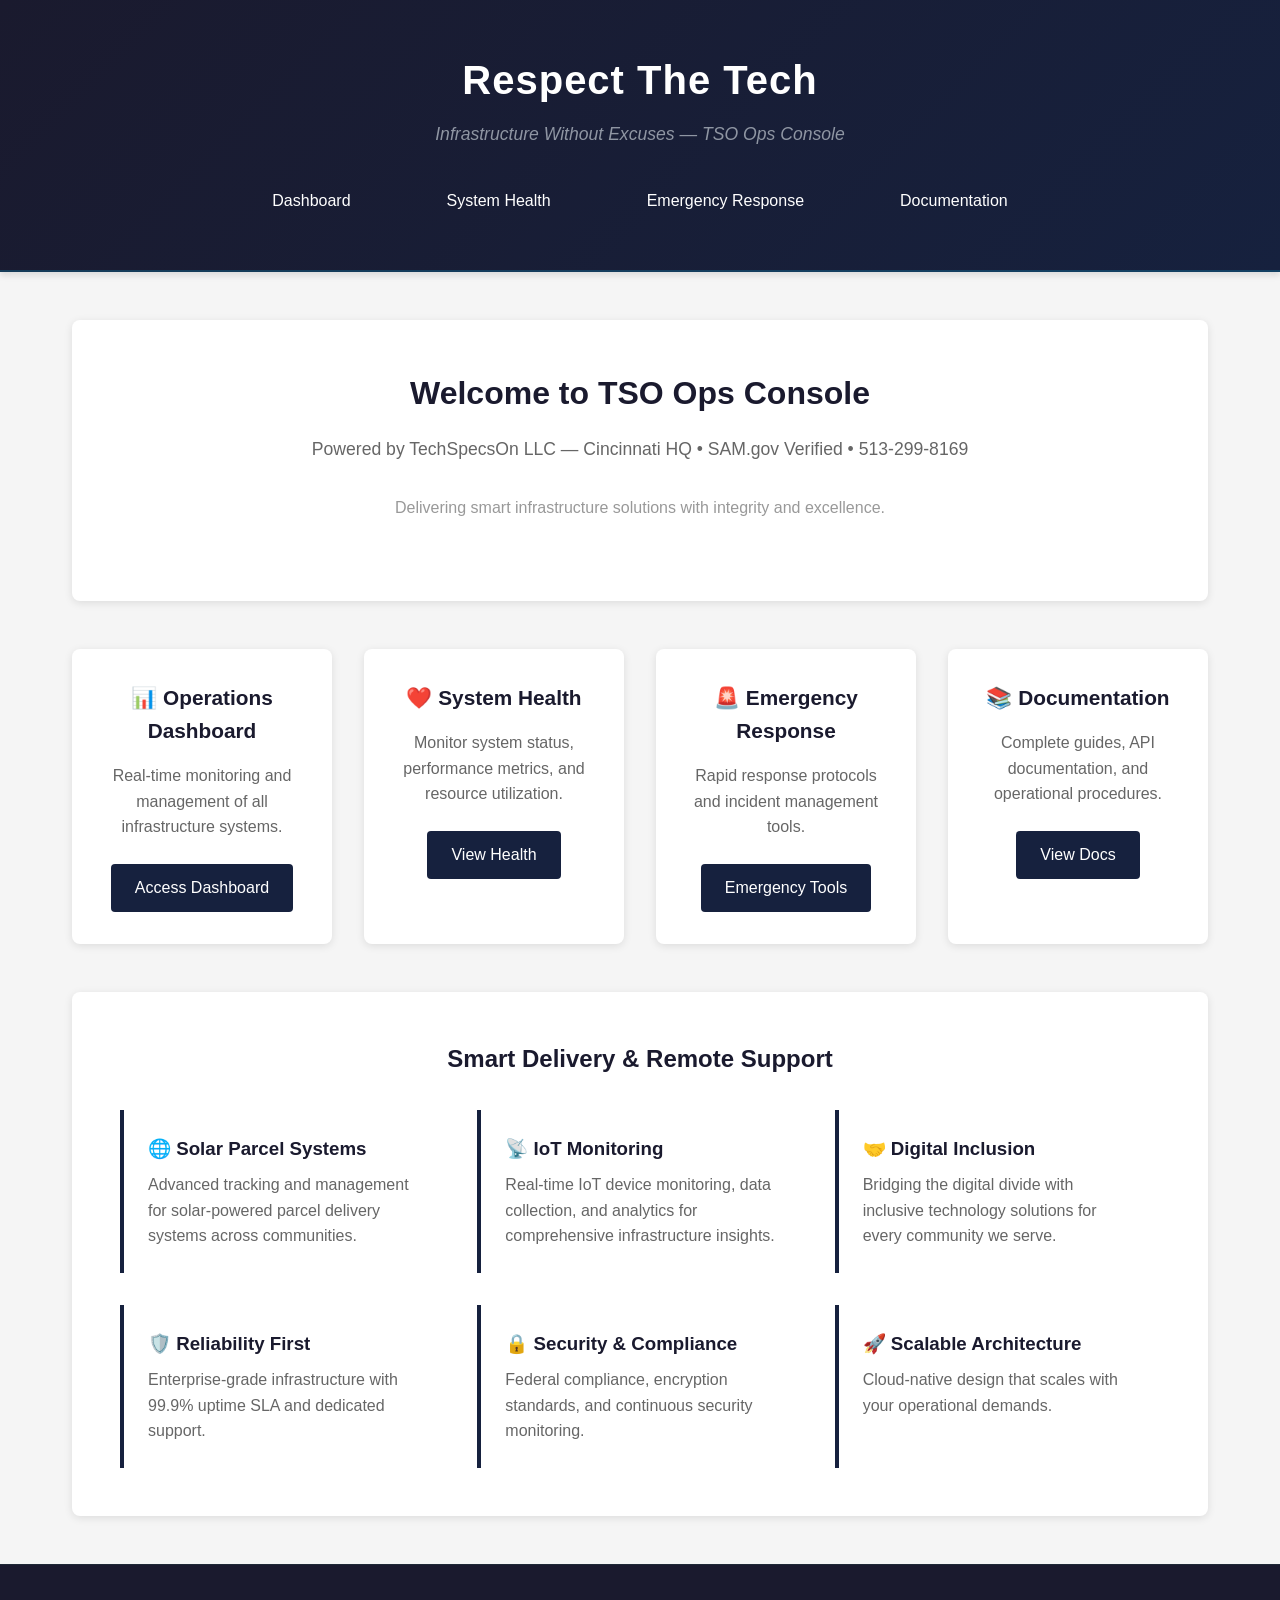
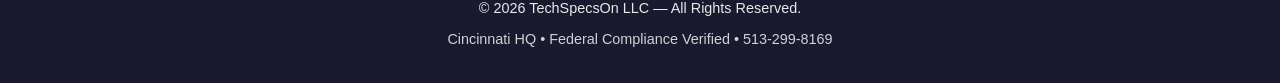
<file: index.html>
<!DOCTYPE html>
<html lang="en">
<head>
  <meta charset="UTF-8" />
  <meta name="viewport" content="width=device-width, initial-scale=1.0" />
  <title>TechSpecsOn | TSO Ops Console & HooMe Homepage</title>
  <link rel="stylesheet" href="assets/css/style.css" />
  <style>
    * {
      margin: 0;
      padding: 0;
      box-sizing: border-box;
    }

    body {
      font-family: -apple-system, BlinkMacSystemFont, 'Segoe UI', Roboto, Oxygen, Ubuntu, Cantarell, sans-serif;
      line-height: 1.6;
      color: #333;
      background-color: #f5f5f5;
    }

    header {
      background: linear-gradient(135deg, #1a1a2e 0%, #16213e 100%);
      color: white;
      padding: 3rem 2rem;
      text-align: center;
      box-shadow: 0 4px 6px rgba(0, 0, 0, 0.1);
    }

    header h1 {
      font-size: 2.5rem;
      margin-bottom: 0.5rem;
      letter-spacing: 1px;
    }

    header p {
      font-size: 1.1rem;
      margin-bottom: 2rem;
      opacity: 0.9;
    }

    nav {
      display: flex;
      justify-content: center;
      gap: 2rem;
      flex-wrap: wrap;
    }

    nav a {
      color: white;
      text-decoration: none;
      padding: 0.5rem 1rem;
      border-radius: 4px;
      transition: background-color 0.3s ease;
      font-weight: 500;
    }

    nav a:hover {
      background-color: rgba(255, 255, 255, 0.2);
    }

    main {
      max-width: 1200px;
      margin: 3rem auto;
      padding: 0 2rem;
    }

    .hero {
      background: white;
      padding: 3rem;
      border-radius: 8px;
      box-shadow: 0 2px 8px rgba(0, 0, 0, 0.1);
      margin-bottom: 3rem;
      text-align: center;
    }

    .hero h2 {
      font-size: 2rem;
      margin-bottom: 1rem;
      color: #1a1a2e;
    }

    .hero p {
      font-size: 1.1rem;
      color: #666;
      margin-bottom: 2rem;
    }

    .quick-links {
      display: grid;
      grid-template-columns: repeat(auto-fit, minmax(250px, 1fr));
      gap: 2rem;
      margin-bottom: 3rem;
    }

    .link-card {
      background: white;
      padding: 2rem;
      border-radius: 8px;
      box-shadow: 0 2px 8px rgba(0, 0, 0, 0.1);
      text-align: center;
      transition: transform 0.3s ease, box-shadow 0.3s ease;
    }

    .link-card:hover {
      transform: translateY(-4px);
      box-shadow: 0 4px 12px rgba(0, 0, 0, 0.15);
    }

    .link-card h3 {
      color: #1a1a2e;
      margin-bottom: 1rem;
      font-size: 1.3rem;
    }

    .link-card p {
      color: #666;
      margin-bottom: 1.5rem;
    }

    .link-card a {
      display: inline-block;
      background-color: #16213e;
      color: white;
      padding: 0.7rem 1.5rem;
      border-radius: 4px;
      text-decoration: none;
      font-weight: 500;
      transition: background-color 0.3s ease;
    }

    .link-card a:hover {
      background-color: #0f1427;
    }

    .features {
      background: white;
      padding: 3rem;
      border-radius: 8px;
      box-shadow: 0 2px 8px rgba(0, 0, 0, 0.1);
    }

    .features h2 {
      color: #1a1a2e;
      margin-bottom: 2rem;
      text-align: center;
    }

    .feature-list {
      display: grid;
      grid-template-columns: repeat(auto-fit, minmax(300px, 1fr));
      gap: 2rem;
    }

    .feature-item {
      padding: 1.5rem;
      border-left: 4px solid #16213e;
    }

    .feature-item h3 {
      color: #1a1a2e;
      margin-bottom: 0.5rem;
    }

    .feature-item p {
      color: #666;
    }

    footer {
      background-color: #1a1a2e;
      color: white;
      text-align: center;
      padding: 2rem;
      margin-top: 3rem;
    }

    footer p {
      opacity: 0.9;
    }

    @media (max-width: 768px) {
      header h1 {
        font-size: 1.8rem;
      }

      nav {
        gap: 1rem;
        flex-direction: column;
      }

      nav a {
        display: block;
      }

      .hero h2 {
        font-size: 1.5rem;
      }

      .quick-links {
        grid-template-columns: 1fr;
      }
    }
  </style>
</head>
<body>
  <header>
    <h1>Respect The Tech</h1>
    <p>Infrastructure Without Excuses — TSO Ops Console</p>
    <nav>
      <a href="#dashboard">Dashboard</a>
      <a href="#health">System Health</a>
      <a href="#emergency">Emergency Response</a>
      <a href="#docs">Documentation</a>
    </nav>
  </header>

  <main>
    <section class="hero">
      <h2>Welcome to TSO Ops Console</h2>
      <p>Powered by TechSpecsOn LLC — Cincinnati HQ • SAM.gov Verified • 513‑299‑8169</p>
      <p style="font-size: 1rem; color: #999;">Delivering smart infrastructure solutions with integrity and excellence.</p>
    </section>

    <section class="quick-links">
      <div class="link-card">
        <h3>📊 Operations Dashboard</h3>
        <p>Real-time monitoring and management of all infrastructure systems.</p>
        <a href="/ops/dashboard.html">Access Dashboard</a>
      </div>
      <div class="link-card">
        <h3>❤️ System Health</h3>
        <p>Monitor system status, performance metrics, and resource utilization.</p>
        <a href="/ops/system-health.html">View Health</a>
      </div>
      <div class="link-card">
        <h3>🚨 Emergency Response</h3>
        <p>Rapid response protocols and incident management tools.</p>
        <a href="/ops/emergency.html">Emergency Tools</a>
      </div>
      <div class="link-card">
        <h3>📚 Documentation</h3>
        <p>Complete guides, API documentation, and operational procedures.</p>
        <a href="/ops/docs.html">View Docs</a>
      </div>
    </section>

    <section class="features">
      <h2>Smart Delivery & Remote Support</h2>
      <div class="feature-list">
        <div class="feature-item">
          <h3>🌐 Solar Parcel Systems</h3>
          <p>Advanced tracking and management for solar-powered parcel delivery systems across communities.</p>
        </div>
        <div class="feature-item">
          <h3>📡 IoT Monitoring</h3>
          <p>Real-time IoT device monitoring, data collection, and analytics for comprehensive infrastructure insights.</p>
        </div>
        <div class="feature-item">
          <h3>🤝 Digital Inclusion</h3>
          <p>Bridging the digital divide with inclusive technology solutions for every community we serve.</p>
        </div>
        <div class="feature-item">
          <h3>🛡️ Reliability First</h3>
          <p>Enterprise-grade infrastructure with 99.9% uptime SLA and dedicated support.</p>
        </div>
        <div class="feature-item">
          <h3>🔒 Security & Compliance</h3>
          <p>Federal compliance, encryption standards, and continuous security monitoring.</p>
        </div>
        <div class="feature-item">
          <h3>🚀 Scalable Architecture</h3>
          <p>Cloud-native design that scales with your operational demands.</p>
        </div>
      </div>
    </section>
  </main>

  <footer>
    <p>© 2026 TechSpecsOn LLC — All Rights Reserved.</p>
    <p style="font-size: 0.9rem; margin-top: 0.5rem; opacity: 0.8;">
      Cincinnati HQ • Federal Compliance Verified • <a href="tel:513-299-8169" style="color: white; text-decoration: none;">513‑299‑8169</a>
    </p>
  </footer>
</body>
</html>
</file>
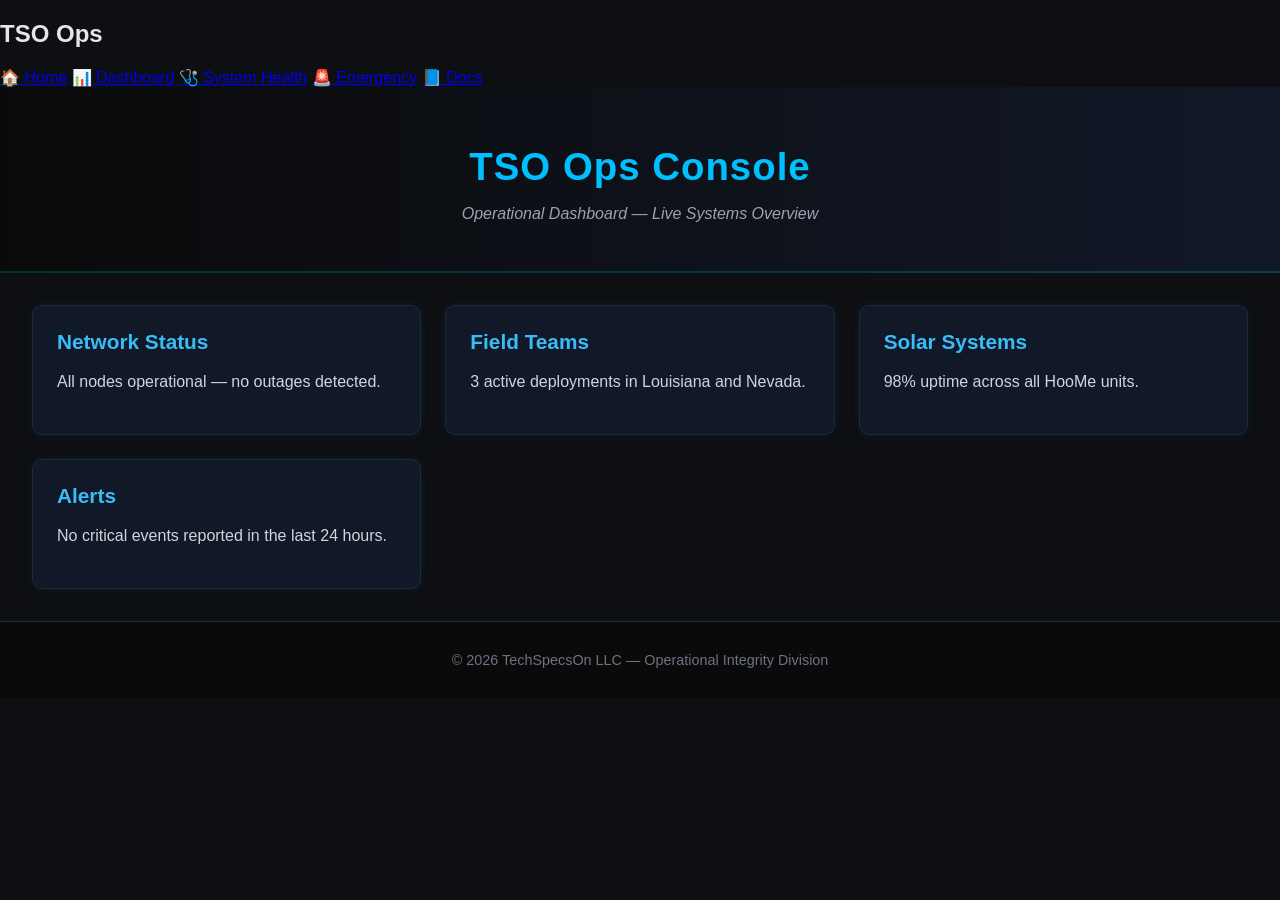
<file: ops/dashboard.html>
<!DOCTYPE html>
<html lang="en">
<head>
  <meta charset="UTF-8" />
  <meta name="viewport" content="width=device-width, initial-scale=1.0" />
  <title>TSO Ops Dashboard</title>
  <link rel="stylesheet" href="../assets/css/style.css" />
  <style>
    body {
      background-color: #0d0f12;
      color: #e6e6e6;
      font-family: "Segoe UI", Roboto, sans-serif;
    }

    .dashboard {
      display: grid;
      grid-template-columns: repeat(auto-fit, minmax(320px, 1fr));
      gap: 1.5rem;
      padding: 2rem;
    }

    .card {
      background: #111827;
      border: 1px solid #1f2937;
      border-radius: 10px;
      padding: 1.5rem;
      box-shadow: 0 0 12px rgba(0, 191, 255, 0.08);
      transition: 0.2s ease;
    }

    .card:hover {
      transform: translateY(-4px);
      box-shadow: 0 0 18px rgba(0, 191, 255, 0.18);
    }

    .card h3 {
      margin-top: 0;
      color: #38bdf8;
      margin-bottom: 0.5rem;
    }
  </style>
</head>

<body>

  <!-- SIDEBAR -->
  <div class="sidebar">
    <h2>TSO Ops</h2>
    <a href="../index.html">🏠 Home</a>
    <a href="dashboard.html">📊 Dashboard</a>
    <a href="system-health.html">🩺 System Health</a>
    <a href="emergency.html">🚨 Emergency</a>
    <a href="docs.html">📘 Docs</a>
  </div>

  <!-- MAIN CONTENT -->
  <div class="content">

    <header>
      <h1>TSO Ops Console</h1>
      <p>Operational Dashboard — Live Systems Overview</p>
    </header>

    <main class="dashboard">
      <div class="card">
        <h3>Network Status</h3>
        <p>All nodes operational — no outages detected.</p>
      </div>

      <div class="card">
        <h3>Field Teams</h3>
        <p>3 active deployments in Louisiana and Nevada.</p>
      </div>

      <div class="card">
        <h3>Solar Systems</h3>
        <p>98% uptime across all HooMe units.</p>
      </div>

      <div class="card">
        <h3>Alerts</h3>
        <p>No critical events reported in the last 24 hours.</p>
      </div>
    </main>

    <footer>
      <p>© 2026 TechSpecsOn LLC — Operational Integrity Division</p>
    </footer>

  </div>

</body>
</html>
</file>
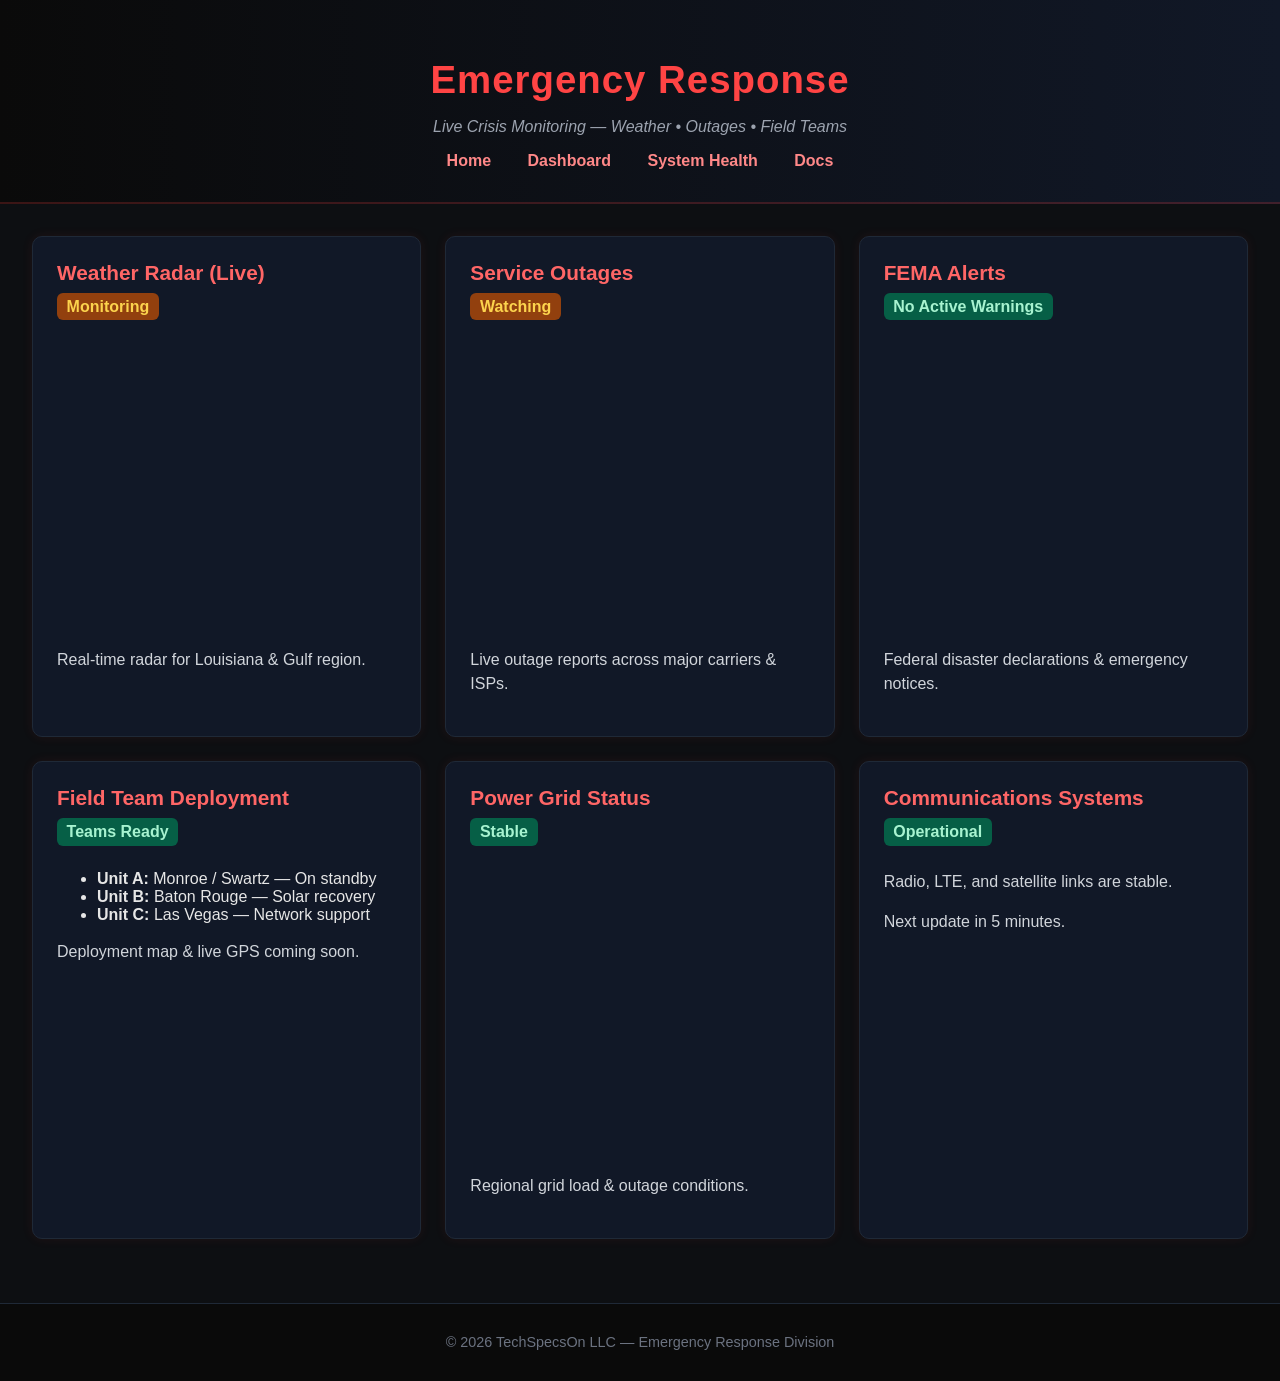
<file: ops/emergency.html>
<!DOCTYPE html>
<html lang="en">
<head>
  <meta charset="UTF-8" />
  <meta name="viewport" content="width=device-width, initial-scale=1.0" />
  <title>Emergency Response | TSO Ops Console</title>
  <link rel="stylesheet" href="../assets/css/style.css" />
  <style>
    body {
      background-color: #0d0f12;
      color: #e6e6e6;
      font-family: "Segoe UI", Roboto, sans-serif;
    }

    header {
      background: linear-gradient(90deg, #0a0a0a, #111827);
      color: #ff4444;
      text-align: center;
      padding: 2rem 1rem;
      border-bottom: 2px solid #ff444433;
    }

    nav a {
      color: #ff8888;
      margin: 0 1rem;
      text-decoration: none;
      font-weight: 600;
    }

    nav a:hover {
      color: #fff;
      text-shadow: 0 0 8px #ff4444;
    }

    .grid {
      display: grid;
      grid-template-columns: repeat(auto-fit, minmax(380px, 1fr));
      gap: 1.5rem;
      padding: 2rem;
    }

    .card {
      background: #111827;
      border: 1px solid #1f2937;
      border-radius: 10px;
      padding: 1.5rem;
      box-shadow: 0 0 12px rgba(255, 68, 68, 0.08);
      transition: 0.2s ease;
    }

    .card:hover {
      transform: translateY(-4px);
      box-shadow: 0 0 18px rgba(255, 68, 68, 0.18);
    }

    .card h3 {
      color: #ff6666;
      margin-top: 0;
      margin-bottom: 0.5rem;
    }

    iframe {
      width: 100%;
      height: 300px;
      border-radius: 8px;
      border: none;
    }

    .status {
      font-weight: bold;
      padding: 0.3rem 0.6rem;
      border-radius: 6px;
      display: inline-block;
      margin-bottom: 0.5rem;
    }

    .ok { background-color: #065f46; color: #a7f3d0; }
    .warn { background-color: #92400e; color: #fcd34d; }
    .crit { background-color: #7f1d1d; color: #fecaca; }

    footer {
      background-color: #0a0a0a;
      color: #6b7280;
      text-align: center;
      padding: 1rem;
      margin-top: 2rem;
      border-top: 1px solid #1f2937;
    }
  </style>
</head>

<body>
  <header>
    <h1>Emergency Response</h1>
    <p>Live Crisis Monitoring — Weather • Outages • Field Teams</p>
    <nav>
      <a href="../index.html">Home</a>
      <a href="dashboard.html">Dashboard</a>
      <a href="system-health.html">System Health</a>
      <a href="docs.html">Docs</a>
    </nav>
  </header>

  <main class="grid">

    <!-- WEATHER RADAR -->
    <div class="card">
      <h3>Weather Radar (Live)</h3>
      <span class="status warn">Monitoring</span>
      <iframe src="https://embed.windy.com/embed2.html?lat=31.6&lon=-92.0&zoom=6&level=surface&overlay=radar"></iframe>
      <p>Real‑time radar for Louisiana & Gulf region.</p>
    </div>

    <!-- DOWNDETECTOR -->
    <div class="card">
      <h3>Service Outages</h3>
      <span class="status warn">Watching</span>
      <iframe src="https://downdetector.com/"></iframe>
      <p>Live outage reports across major carriers & ISPs.</p>
    </div>

    <!-- FEMA ALERTS -->
    <div class="card">
      <h3>FEMA Alerts</h3>
      <span class="status ok">No Active Warnings</span>
      <iframe src="https://www.fema.gov/api/open/v2/DisasterDeclarationsSummaries"></iframe>
      <p>Federal disaster declarations & emergency notices.</p>
    </div>

    <!-- FIELD TEAM DEPLOYMENT -->
    <div class="card">
      <h3>Field Team Deployment</h3>
      <span class="status ok">Teams Ready</span>
      <ul>
        <li><strong>Unit A:</strong> Monroe / Swartz — On standby</li>
        <li><strong>Unit B:</strong> Baton Rouge — Solar recovery</li>
        <li><strong>Unit C:</strong> Las Vegas — Network support</li>
      </ul>
      <p>Deployment map & live GPS coming soon.</p>
    </div>

    <!-- POWER GRID -->
    <div class="card">
      <h3>Power Grid Status</h3>
      <span class="status ok">Stable</span>
      <iframe src="https://www.ercot.com/gridmktinfo/dashboards"></iframe>
      <p>Regional grid load & outage conditions.</p>
    </div>

    <!-- COMMUNICATIONS -->
    <div class="card">
      <h3>Communications Systems</h3>
      <span class="status ok">Operational</span>
      <p>Radio, LTE, and satellite links are stable.</p>
      <p>Next update in 5 minutes.</p>
    </div>

  </main>

  <footer>
    <p>© 2026 TechSpecsOn LLC — Emergency Response Division</p>
  </footer>

</body>
</html>
</file>
<file: assets/css/style.css>
/* GLOBAL */
body {
  font-family: "Segoe UI", Roboto, sans-serif;
  margin: 0;
  padding: 0;
  background-color: #0d0f12;
  color: #e6e6e6;
}

/* HEADER */
header {
  background: linear-gradient(90deg, #0a0a0a, #111827);
  color: #00bfff;
  text-align: center;
  padding: 2rem 1rem;
  border-bottom: 2px solid #00bfff33;
}

header h1 {
  font-size: 2.4rem;
  margin-bottom: 0.3rem;
  letter-spacing: 1px;
}

header p {
  font-style: italic;
  color: #9ca3af;
}

nav a {
  color: #38bdf8;
  text-decoration: none;
  margin: 0 1rem;
  font-weight: 600;
}

nav a:hover {
  color: #fff;
  text-shadow: 0 0 8px #38bdf8;
}

/* DASHBOARD GRID */
.dashboard {
  display: grid;
  grid-template-columns: repeat(auto-fit, minmax(320px, 1fr));
  gap: 1.5rem;
  padding: 2rem;
}

/* CARDS */
.card {
  background: #111827;
  border: 1px solid #1f2937;
  border-radius: 10px;
  padding: 1.5rem;
  box-shadow: 0 0 12px rgba(0, 191, 255, 0.08);
  transition: 0.2s ease;
}

.card:hover {
  transform: translateY(-4px);
  box-shadow: 0 0 18px rgba(0, 191, 255, 0.18);
}

.card h3 {
  margin-top: 0;
  color: #38bdf8;
  font-size: 1.3rem;
  margin-bottom: 0.5rem;
}

.card p {
  color: #d1d5db;
  line-height: 1.5;
}

/* FOOTER */
footer {
  background-color: #0a0a0a;
  color: #6b7280;
  text-align: center;
  padding: 1rem;
  font-size: 0.9rem;
  border-top: 1px solid #1f2937;
}
</file>
